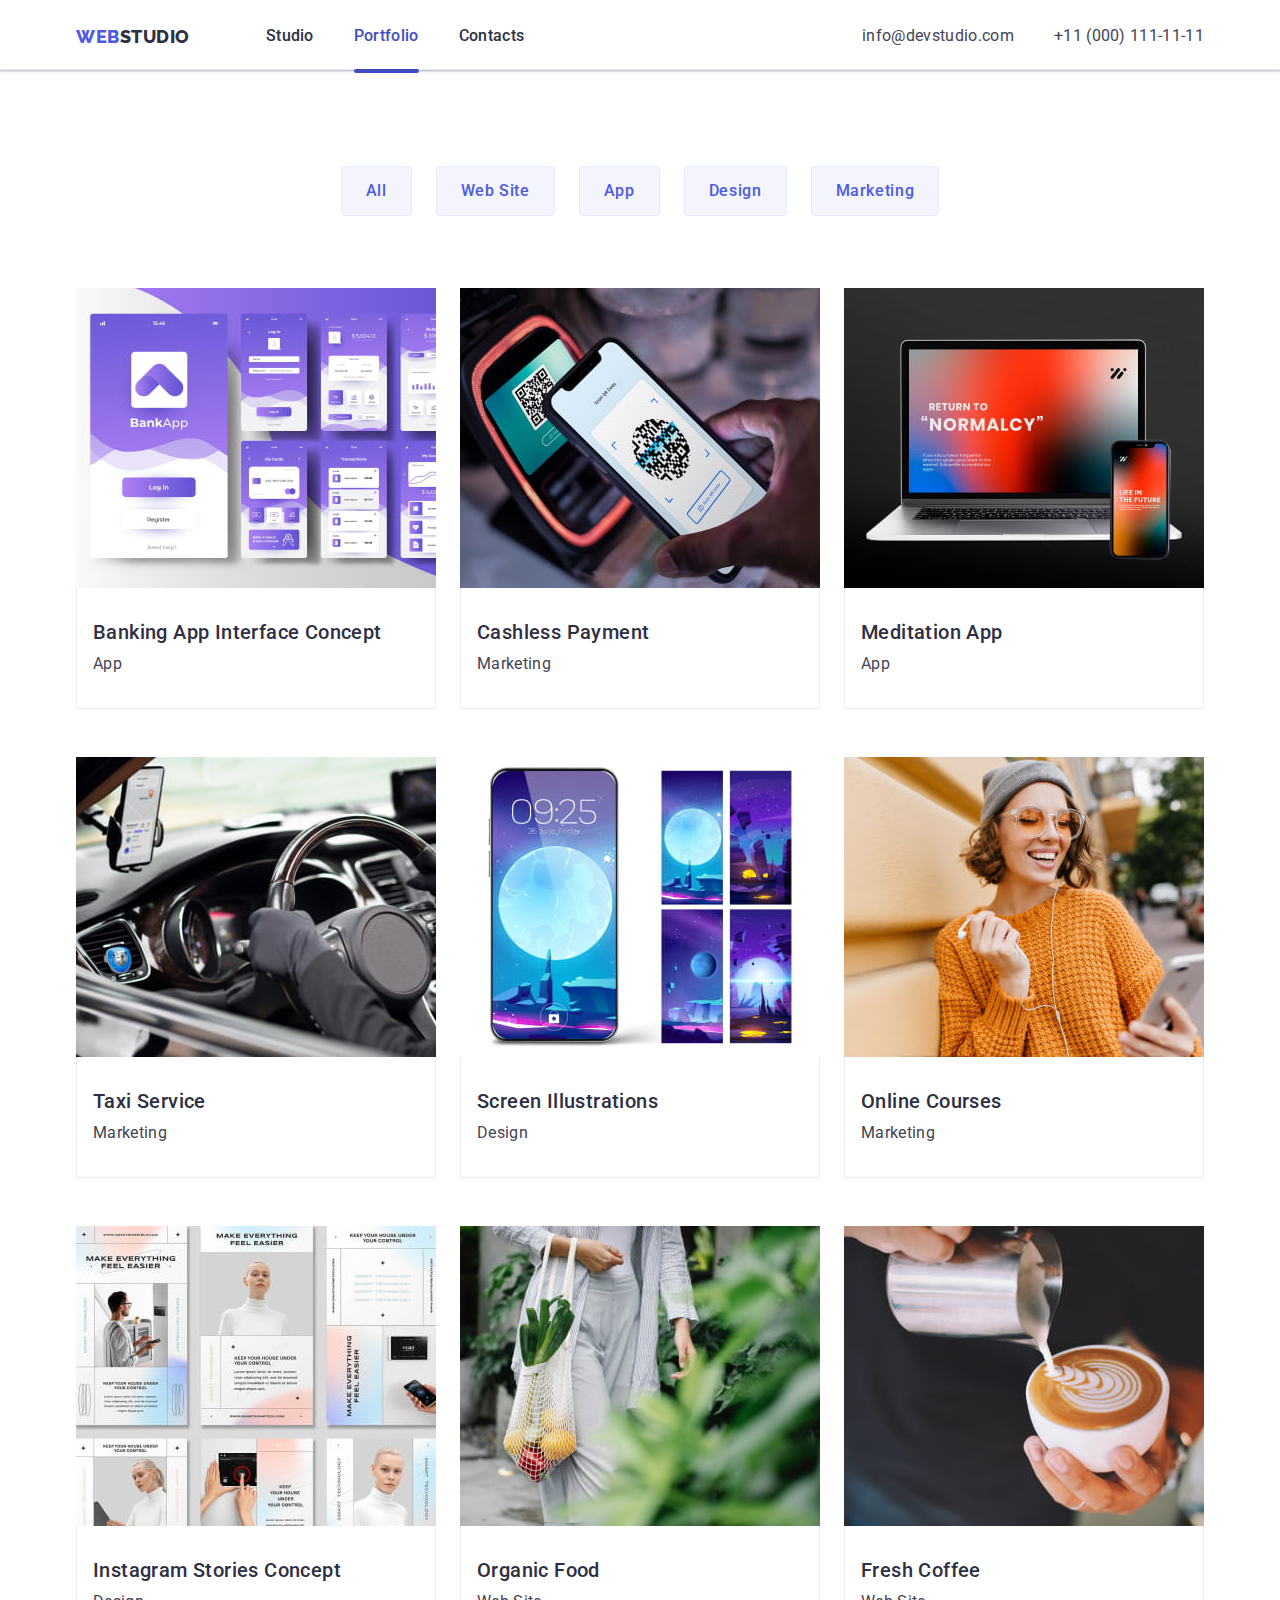
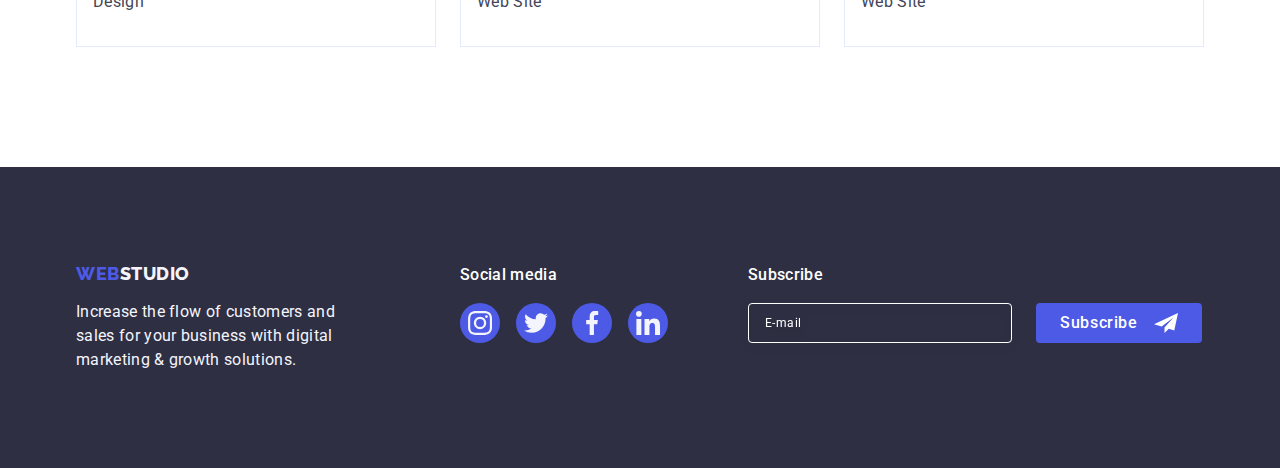
<file: portfolio.html>
<!DOCTYPE html>
<html lang="en">

<head>
    <meta charset="UTF-8">
    <meta name="viewport" content="width=device-width, initial-scale=1.0">
    <title>Portfolio</title>
    <link href="./css/modern-normalize.min.css" rel="stylesheet">
    <link rel="stylesheet" href="./css/styless.css">
    <link rel="preconnect" href="https://fonts.googleapis.com">
    <link rel="preconnect" href="https://fonts.gstatic.com" crossorigin>
    <link href="https://fonts.googleapis.com/css2?family=Raleway:wght@800&family=Roboto:wght@400;500;700&display=swap"
        rel="stylesheet">
</head>

<body>
    <!-- header section -->
    <header class="header-section">
        <div class="header-container container">
            <nav class="nav-container">
                <a class="header-logo link" href="index.html">Web<span class="header-second-logo">Studio</span></a>
                <ul class="menu-container list">
                    <li class="header-studio">
                        <a class="header-bar link" href="./index.html">Studio</a>
                    </li>
                    <li class="header-studio">
                        <a class="active header-bar link" href="./portfolio.html">Portfolio</a>
                    </li>
                    <li class="header-studio">
                        <a class="header-bar link" href="">Contacts</a>
                    </li>
                </ul>
            </nav>
            <address class="header-address">
                <ul class="address-container list">
                    <li class="link">
                        <a class="link header-address-list" href="mailto:info@devstudio.com">info@devstudio.com</a>
                    </li>
                    <li class="link">
                        <a class="link header-address-list" href="tel:+110001111111">+11 (000) 111-11-11</a>
                    </li>
                </ul>

            </address>
        </div>
    </header>
    <main>
        <section class="portfolio-section">
            <div class="container">
                <h1 class="visually-hidden">main-header</h1>
                <ul class="portfolio-container list">
                    <li class="portfolio-btn-list">
                        <button class="bttn-all" type="button">All</button>
                    </li>
                    <li class="portfolio-btn-list">
                        <button class="bttn-all" type="button">Web Site</button>
                    </li>
                    <li class="portfolio-btn-list">
                        <button class="bttn-all" type="button">App</button>
                    </li>
                    <li class="portfolio-btn-list">
                        <button class="bttn-all" type="button">Design</button>
                    </li>
                    <li class="portfolio-btn-list">
                        <button class="bttn-all" type="button">Marketing</button>
                    </li>
                </ul>
                <ul class="portfolio-types list">
                    <li class="portfolio-style">
                        <a class="portfolio-links link" href="./images/projectscard/bank.jpg">
                            <div class="overlay">
                                <img src="./images/projectscard/bank.jpg" alt="Banking App Interface Concept"
                                    width="360">
                                <p class="overlay-desc">14 Stylish and User-Friendly App Design Concepts · Task
                                    Manager
                                    App
                                    · Calorie Tracker App
                                    · Exotic Fruit Ecommerce App · Cloud Storage App</p>
                            </div>
                            <div class="portfolio-item">
                                <h2 class="image-header">Banking App Interface Concept</h2>
                                <p class="image-text">
                                    App
                                </p>
                            </div>
                        </a>
                    </li>
                    <li class="portfolio-style">
                        <a class="portfolio-links link" href="./images/projectscard/qr.jpg">
                            <div class="overlay">
                                <img src="./images/projectscard/qr.jpg" alt="procces of payment" width="360">
                                <p class="overlay-desc">14 Stylish and User-Friendly App Design Concepts · Task
                                    Manager
                                    App
                                    · Calorie Tracker App
                                    · Exotic Fruit Ecommerce App · Cloud Storage App</p>
                            </div>
                            <div class="portfolio-item">
                                <h2 class="image-header">Cashless Payment</h2>
                                <p class="image-text">
                                    Marketing
                                </p>
                            </div>
                        </a>
                    </li>
                    <li class="portfolio-style">
                        <a class="portfolio-links link" href="./images/projectscard/meditation-app.jpg">
                            <div class="overlay">
                                <img src="./images/projectscard/meditation-app.jpg" alt="notebook+meditation-app"
                                    width="360">
                                <p class="overlay-desc">14 Stylish and User-Friendly App Design Concepts · Task
                                    Manager
                                    App
                                    · Calorie Tracker App
                                    · Exotic Fruit Ecommerce App · Cloud Storage App</p>
                            </div>
                            <div class="portfolio-item">
                                <h2 class="image-header">Meditation App</h2>
                                <p class="image-text">
                                    App
                                </p>
                            </div>
                        </a>
                    </li>
                    <li class="portfolio-style">
                        <a class="portfolio-links link" href="./images/projectscard/taxi-services.jpg">
                            <div class="overlay">
                                <img src="./images/projectscard/taxi-services.jpg" alt="driving car" width="360">
                                <p class="overlay-desc">14 Stylish and User-Friendly App Design Concepts · Task
                                    Manager
                                    App
                                    · Calorie Tracker App
                                    · Exotic Fruit Ecommerce App · Cloud Storage App</p>
                            </div>
                            <div class="portfolio-item">
                                <h2 class="image-header">Taxi Service</h2>
                                <p class="image-text">
                                    Marketing
                                </p>
                            </div>
                        </a>

                    </li>
                    <li class="portfolio-style">
                        <a class="portfolio-links link" href="./images/projectscard/phone-wallpapers.jpg">
                            <div class="overlay">
                                <img src="./images/projectscard/phone-wallpapers.jpg" alt="screen illustrations"
                                    width="360">
                                <p class="overlay-desc">14 Stylish and User-Friendly App Design Concepts · Task
                                    Manager
                                    App
                                    · Calorie Tracker App
                                    · Exotic Fruit Ecommerce App · Cloud Storage App</p>
                            </div>
                            <div class="portfolio-item">
                                <h2 class="image-header">Screen Illustrations</h2>
                                <p class="image-text">
                                    Design
                                </p>
                            </div>
                        </a>
                    </li>
                    <li class="portfolio-style">
                        <a class="portfolio-links link" href="./images/projectscard/courses.jpg">
                            <div class="overlay">
                                <img src="./images/projectscard/courses.jpg" alt="happy girl" width="360">
                                <p class="overlay-desc">14 Stylish and User-Friendly App Design Concepts · Task
                                    Manager
                                    App
                                    · Calorie Tracker App
                                    · Exotic Fruit Ecommerce App · Cloud Storage App</p>
                            </div>
                            <div class="portfolio-item">
                                <h2 class="image-header">Online Courses</h2>
                                <p class="image-text">
                                    Marketing
                                </p>
                            </div>
                        </a>
                    </li>
                    <li class="portfolio-style">
                        <a class="portfolio-links link" href="./images/projectscard/insta-stories.jpg">
                            <div class="overlay">
                                <img src="./images/projectscard/insta-stories.jpg" alt="instagram stories concept"
                                    width="360">
                                <p class="overlay-desc">14 Stylish and User-Friendly App Design Concepts · Task
                                    Manager
                                    App
                                    · Calorie Tracker App
                                    · Exotic Fruit Ecommerce App · Cloud Storage App</p>
                            </div>
                            <div class="portfolio-item">
                                <h2 class="image-header">Instagram Stories Concept</h2>
                                <p class="image-text">
                                    Design
                                </p>
                            </div>
                        </a>
                    </li>
                    <li class="portfolio-style">
                        <a class="portfolio-links link" href="./images/projectscard/food.jpg">
                            <div class="overlay">
                                <img src="./images/projectscard/food.jpg" alt="woman with food in bag" width="360">
                                <p class="overlay-desc">14 Stylish and User-Friendly App Design Concepts · Task
                                    Manager
                                    App
                                    · Calorie Tracker App
                                    · Exotic Fruit Ecommerce App · Cloud Storage App</p>
                            </div>
                            <div class="portfolio-item">
                                <h2 class="image-header">Organic Food</h2>
                                <p class="image-text">
                                    Web Site
                                </p>
                            </div>
                        </a>
                    </li>
                    <li class="portfolio-style">
                        <a class="portfolio-links link" href="./images/projectscard/coffee.jpg">
                            <div class="overlay">
                                <img src="./images/projectscard/coffee.jpg" alt="proccess of making coffee" width="360">
                                <p class="overlay-desc">14 Stylish and User-Friendly App Design Concepts · Task
                                    Manager
                                    App
                                    · Calorie Tracker App
                                    · Exotic Fruit Ecommerce App · Cloud Storage App</p>
                            </div>
                            <div class="portfolio-item">
                                <h2 class="image-header">Fresh Coffee</h2>
                                <p class="image-text">
                                    Web Site
                                </p>
                            </div>
                        </a>
                    </li>
                </ul>
            </div>
        </section>
    </main>
    <!-- footer section -->
    <footer class="footer-options">
        <div class="footer-section container">
            <div class="footer-items">
                <a class="footer-logo link" href="./index.html">Web<span class="logo-item">Studio</span></a>
                <p class="footer-text">
                    Increase the flow of customers and sales for your business with digital marketing & growth
                    solutions.
                </p>
            </div>
            <div class="footer-socials">
                <p class="text-socials">Social media</p>
                <ul class="socials-list list">
                    <li class="socials-list-item">
                        <a class="footer-social-links" href="">
                            <svg class="footer-social-icon" width="24" height="24">
                                <use href="./images/icons.svg#instagram"></use>
                            </svg>
                        </a>
                    </li>
                    <li class="socials-list-item">
                        <a class="footer-social-links" href="">
                            <svg class="footer-social-icon" width="24" height="24">
                                <use href="./images/icons.svg#twitter"></use>
                            </svg>
                        </a>
                    </li>
                    <li class="socials-list-item">
                        <a class="footer-social-links" href="">
                            <svg class="footer-social-icon" width="24" height="24">
                                <use href="./images/icons.svg#facebook"></use>
                            </svg>
                        </a>
                    </li>
                    <li class="socials-list-item">
                        <a class="footer-social-links" href="">
                            <svg class="footer-social-icon" width="24" height="24">
                                <use href="./images/icons.svg#linkedin"></use>
                            </svg>
                        </a>
                    </li>
                </ul>
            </div>
            <div class="footer-sub-container">
                <p class="footer-sub-disc">Subscribe</p>
                <form class="footer-form">
                    <label class="footer-form-field">
                        <input class="footer-form-input" type="email" placeholder="E-mail" name="user-email">
                    </label>
                    <button class="footer-form-bttn" type="submit">
                        Subscribe
                        <svg class="footer-form-icon" width="24" height="24">
                            <use href="./images/icons.svg#subscribe"></use>
                        </svg>
                    </button>
                </form>

            </div>
        </div>
    </footer>

</body>

</html>
</file>
<file: css/styless.css>
:root {
    --primary-font: "Roboto",
        sans-serif;
    --primary-color: #434455;
    --primary-background-color: #FFFFFF;
    --logo-first-color: #4d5ae5;
    --logo-second-color: #2e2f42;
    --address-color: #434455;
    --section-background-color: #2e2f42;
    --footer-color: #F4F4FD;
    --body-color: #434455;
        --fist-logo-color: #4d5ae5;
        --second-logo-color: #2e2f42;
        --address-color: #434455;
        --button-collor: #4d5ae5;
        --button-background-color: #F4F4FD;
        --button-exlusive-color: #e7e9fc;
        --grey: #2E2F42B2;
        --checkbox-color: #8e8f99;
        --checkbox-background-color: #404bbf;
}
body {
    font-family: "Roboto", sans-serif;
    background-color: #FFFFFF;
    color: #434455;
    color: var(--body-color);
}
ul {
    padding: 0;
    margin: 0;
}
.header-logo {
    padding-top: 24px;
    padding-bottom: 22px;
    font-family: "Raleway", sans-serif;
    font-weight: 800; 
    font-size: 18px;
    line-height: 1.17;
    letter-spacing: 0.03em;
    text-transform: uppercase;
    color: var(--logo-first-color);
    margin-right: 76px;
}
.link {
    text-decoration: none;

}
.visually-hidden {
    position: absolute;
    width: 1px;
    height: 1px;
    margin: -1px;
    border: 0;
    padding: 0;

    white-space: nowrap;
    clip-path: inset(100%);
    clip: rect(0 0 0 0);
    overflow: hidden;
}
.header-second-logo {
    color: var(--logo-second-color);
}
.header-bar {
    font-weight: 500;
    position: relative;
    font-size: 16px;
    line-height: 1.5;
    letter-spacing: 0.02em;
    color: var(--logo-second-color);
    padding: 24px 0;
    display: block;
    transition: color 250ms cubic-bezier(0.4, 0, 0.2, 1);
}
.header-bar.active::after {
    content: '';
    display: block;
    position: absolute;
    bottom: -1px;
    left: 0;
    width: 100%;
    height: 4px;
    background-color: #404bbf;
    border-radius: 2px;
}
.active {
    color: #404bbf;
}
.link:hover,
.link:focus {
    color: #404bbf;
}
.header-address {
    margin-left: auto;
}
.header-address-list {
    font-size: 16px;
    line-height: 1.5;
    letter-spacing: 0.02em;
    color: var(--address-color);
    padding-bottom: 12px;
    /* padding-top: 24px;
    padding-bottom: 24px; */
    display: block;
    transition: color 250ms cubic-bezier(0.4, 0, 0.2, 1);
}
@media only screen and (min-width: 768px) and (max-width: 1158px) {
   .header-address-list {
    font-size: 12px;
    font-weight: 400;
    line-height: 14px;
    letter-spacing: 0.48px;
    color: var(--address-color);
      /* padding-top: 24px;
        padding-bottom: 24px; */
    display: block;
    transition: color 250ms cubic-bezier(0.4, 0, 0.2, 1);
  }
}
.header-address-list:first-child a {
    margin-bottom: 12px;
}
@media only screen and (min-width: 1158px) {
.header-address-list {
    font-size: 16px;
    line-height: 1.5;
    letter-spacing: 0.02em;
    color: var(--address-color);
    padding-top: 24px;
    padding-bottom: 24px;
    display: block;
    transition: color 250ms cubic-bezier(0.4, 0, 0.2, 1);
  }
}
.header-span-logo {
    color: var(--second-logo-color);
    color: #f4f4fd;
}
.list {
    list-style: none;
    padding: 0;
    margin: 0;
}
.hero-section {
    background-color: var(--section-background-color);
    /* padding: 188px 0; */
    background-image: linear-gradient(rgba(46, 47, 66, 0.70), rgba(46, 47, 66, 0.70)), url(../images/hero/people-office_mob@1x.jpg);
    /* background-image: linear-gradient(rgba(46, 47, 66, 0.70),rgba(46, 47, 66, 0.70)), url(../images/hero/people-office_desk@1x.jpg); */
    background-repeat: no-repeat;
    background-position: center;
    background-size: cover;
    max-width: 1440px;
    margin: 0 auto;
    padding-top: 112px;
    padding-bottom: 112px;
}
@media only screen and (min-width: 1157px) {
  .hero-section {
    padding-top: 188px;
    padding-bottom: 188px;
  }
}
         /* RETINA */

@media (min-device-pixel-ratio: 2), (min-resolution: 192dpi), (min-resolution: 2dppx) {
  .hero-section {
    background-image: linear-gradient(rgba(46, 47, 66, 0.70), rgba(46, 47, 66, 0.70)), url(../images/hero/people-office_mob@2x.jpg);
  }
}
@media only screen and (min-width: 376px) {
   .hero-container {
    background-image: linear-gradient(rgba(46, 47, 66, 0.70), rgba(46, 47, 66, 0.70)), url(../images/hero/people-office_tab@1x.jpg);
  }
  @media (min-device-pixel-ratio: 2), (min-resolution: 192dpi), (min-resolution: 2dppx) {
      .hero-section {
          background-image: linear-gradient(rgba(46, 47, 66, 0.70), rgba(46, 47, 66, 0.70)), url(../images/hero/people-office_tab@2x.jpg);
      }
  }
}
@media only screen and (min-width: 769px) {
    .hero-container {
        background-image: linear-gradient(rgba(46, 47, 66, 0.70), rgba(46, 47, 66, 0.70)), url(../images/hero/people-office_desk@1x.jpg);
    }
        @media (min-device-pixel-ratio: 2), (min-resolution: 192dpi), (min-resolution: 2dppx) {
            .hero-section {
                background-image: linear-gradient(rgba(46, 47, 66, 0.70), rgba(46, 47, 66, 0.70)), url(../images/hero/people-office_desk@2x.jpg);
            }
        }
}

.hero-header {
    display: flex;
    align-items: center;
    text-align: center;
    color: #FFFFFF;
    max-width: 375px;
    justify-content: center;
    font-family: Roboto;
    font-size: 36px;
    font-style: normal;
    font-weight: 700;
    line-height: 40px;
    letter-spacing: 0.72px;
    text-transform: capitalize;
}
@media only screen and (min-width: 768px) {
   .hero-header {
    font-size: 56px;
    line-height: 1.07;
    text-align: center;
    letter-spacing: 0.02em;
    color: #ffffff;
    max-width: 496px;
    margin: 0 auto;
  }
}
.bttn-hero {
    background-color: #4D5AE5;
    font-family: "Roboto", sans-serif;
    font-weight: 500;
    font-size: 16px;
    line-height: 1.5;
    letter-spacing: 0.04em;
    color: #ffffff;
    cursor: pointer;
    display: block;
    min-width: 169px;
    height: 56px;
    border: none;
    border-radius: 4px;
    cursor: pointer;
    margin: 0 auto;
    margin-top: 48px;
    transition: background-color 250ms cubic-bezier(0.4, 0, 0.2, 1);
    box-shadow: 0px 4px 4px 0px rgba(0, 0, 0, 0.15);  
}
.bttn-modal-form {
    background-color: #4D5AE5;
        font-family: "Roboto", sans-serif;
        font-weight: 500;
        font-size: 16px;
        line-height: 1.5;
        letter-spacing: 0.04em;
        color: #ffffff;
        cursor: pointer;
        display: block;
        min-width: 169px;
        height: 56px;
        border: none;
        border-radius: 4px;
        cursor: pointer;
        margin: 0 auto;
        margin-top: 24px;
        transition: background-color 250ms cubic-bezier(0.4, 0, 0.2, 1);
        box-shadow: 0px 4px 4px 0px rgba(0, 0, 0, 0.15);
}
.bttn-hero:hover,
.bttn-hero:focus {
    background-color: #404BBF;
}
.features-heading {
    display: flex;
    align-items: center;
    justify-content: center;
    font-size: 36px;
    font-style: normal;
    font-weight: 700;
    line-height: 40px;
     letter-spacing: 0.72px;
    text-transform: capitalize;
    color: var(--logo-second-color);
    margin-bottom: 8px;
    /* font-weight: 500;
    font-size: 20px;
    line-height: 1.2;
    letter-spacing: 0.02em;  */
    
}
@media only screen and (min-width: 768px) and (max-width: 1157px) {
   .features-heading {
    display: flex;
      align-items: center;
      justify-content: flex-start;
      font-size: 36px;
      font-style: normal;
      font-weight: 700;
      line-height: 40px;
      letter-spacing: 0.72px;
      text-transform: capitalize;
      color: var(--logo-second-color);
      margin-bottom: 8px;
  }
}
@media only screen and (min-width: 1158px) {
  .features-heading {
    display: flex;
    justify-content: flex-start;
      font-size: 20px;
      font-style: normal;
      font-weight: 500;
      line-height: 24px;
      letter-spacing: 0.4px;
  }
}
.features-text {

    font-size: 16px;
    font-style: normal;
    font-weight: 500;
    line-height: 24px;
    letter-spacing: 0.32px;
    /* font-size: 16px;
    line-height: 1.5;
    letter-spacing: 0.02em;
    color: var(--primary-color); */
}
.feature-icon {
    display: none;
    align-items: center;
    justify-content: center;
    height: 112px;
    background-color: #f4f4fd;
    border-radius: 4px;
    margin-bottom: 8px;
}
@media only screen and (min-width: 1158px) {
  .feature-icon {
      display: flex;
      align-items: center;
      justify-content: center;
      height: 112px;
      background-color: #f4f4fd;
      border-radius: 4px;
      margin-bottom: 8px;
  }
}
.page-header {
    font-size: 36px;
    line-height: 1.11;
    text-align: center;
    letter-spacing: 0.02em;
    text-transform: capitalize;
    color: var(--logo-second-color);
    margin-bottom: 72px;
}
.team-section {
    background-color: #F4F4FD;
    padding-top: 96px;
    padding-bottom: 96px;
}
.team-header {
    font-size: 36px;
    line-height: 1.11;
    text-align: center;
    letter-spacing: 0.02em;
    text-transform: capitalize;
    color: var(--logo-second-color);
    margin-bottom: 72px;
}
.personal-item {
    background-color: #FFFFFF;
    flex-basis: calc((100% - 72px) / 4);
    border-radius: 0px 0px 4px 4px;
    box-shadow: 0px 1px 6px rgba(46, 47, 66, 0.08),
        0px 1px 1px rgba(46, 47, 66, 0.16),
        0px 2px 1px rgba(46, 47, 66, 0.08);
}
.position-item {
    padding: 32px 16px;

}
.name-header {
    font-weight: 500;
    font-size: 20px;
    line-height: 1.2;
    letter-spacing: 0.02em;
    color: var(--logo-second-color);
    text-align: center;
    margin-bottom: 8px;


}
.work-position {
    font-size: 16px;
    line-height: 1.5;
    letter-spacing: 0.02em;
    color: var(--primary-color);
    text-align: center;
    margin-bottom: 8px;

}
.footer-options {
    background-color: var(--section-background-color);
    padding-top: 96px;
    padding-bottom: 96px;
    /* padding: 100px 0; */

}
@media only screen and (max-width: 767px) {
  .footer-options {
    text-align: center;
  }
}
.footer-logo {
    font-family: "Raleway", sans-serif;
    font-weight: 800;
    font-size: 18px;
    line-height: 1.17;
    letter-spacing: 0.03em;
    text-transform: uppercase;
    color: var(--logo-first-color);
    display: inline-block;
    margin-bottom: 16px;
}
.logo-item {
    color: #f4f4fd 
}
.footer-text {
    width: 264px;
    font-family: var(--font-family-text);
    font-size: 16px;
    line-height: 1.5;
    letter-spacing: 0.02em;
    color: var(--footer-color);
    margin-left: auto;
    margin-right: auto;
    text-align: left;



    /* line-height: 1.5;
    color: var(--footer-color);
    letter-spacing: 0.02em;
    max-width: 264px; */
}
.footer-item {
    background-color: var(--second-logo-color);
        padding: 100px 0;
}
.footer-items {
    /* margin-right: 120px; */
    margin-bottom: 0;
}
@media only screen and (min-width: 1158px) {
   .footer-items {
    margin-right: 120px;
  }
}
@media only screen and (max-width: 1157px) {
  .footer-items {
  }
}
@media only screen and (max-width: 767px) {
  .footer-section {
    display: flex;
    flex-direction: column;
    gap: 72px;
  }
}
@media only screen and (min-width: 1158px) {
  .footer-section {
      display: flex;
      align-items: baseline; 
  }
}

@media only screen and (min-width: 768px) {
  .footer-section {
    display: flex;
    flex-wrap: wrap;
  }
}
@media only screen and (min-width: 768px) and (max-width: 1157px) {
  .footer-section {
    gap: 72px 24px;
    margin-left: 108px;
    width: 552px;
  }
}
.text-socials {
    font-weight: 500;
    font-size: 16px;
    line-height: 1.5;
    letter-spacing: 0.02em;
    color: #FFFFFF;
    margin-bottom: 16px;
}
.bttn-all:hover,
.bttn-all:focus {
    color: #FFFFFF;
    background-color: #404BBF;
    cursor: pointer;
    border: 1px solid transparent;
    box-shadow: 0px 3px 1px rgba(0, 0, 0, 0.1),
        0px 2px 1px rgba(0, 0, 0, 0.08),
        0px 2px 2px rgba(0, 0, 0, 0.12);
}
.image-header {
    font-weight: 500;
    font-size: 20px;
    line-height: 1.2;
    letter-spacing: 0.02em;
    color: var(--second-logo-color);
    margin-bottom: 8px;
}
.image-text {
    font-size: 16px;
    line-height: 1.5;
    letter-spacing: 0.02em;
    color: var(--body-color);
}
.bttn-all {
    font-family: "Roboto", sans-serif;
    font-weight: 500;
    font-size: 16px;
    line-height: 1.5;
    letter-spacing: 0.04em;
    color: var(--button-collor);
    background-color: var(--button-background-color);
    padding: 12px 24px;
    border: 1px solid var(--button-exlusive-color);
    border-radius: 4px;
    transition: color 250ms cubic-bezier(0.4, 0, 0.2, 1), background-color 250ms cubic-bezier(0.4, 0, 0.2, 1), border-color 250ms cubic-bezier(0.4, 0, 0.2, 1), box-shadow 250ms cubic-bezier(0.4, 0, 0.2, 1);
}
button {
    font-family: inherit;
    cursor: pointer;
}
.header-section {
    
        height: 70px;
    border-bottom: 1px solid #e7e9fc;
    box-shadow: 0px 2px 1px rgba(46, 47, 66, 0.08),
        0px 1px 1px rgba(46, 47, 66, 0.16),
        0px 1px 6px rgba(46, 47, 66, 0.08);;
}
.header-container {
    display: flex;
    justify-content: space-between;
    align-items: center;
}
/* Base styles for small devices */
.container {
    min-width: 320px;
    max-width: 428px;
    margin-left: auto;
    margin-right: auto;
    padding-left: 16px;
    padding-right: 16px;
    /* width: 1158px;
    margin: 0 auto;
    padding-left: 15px;
    padding-right: 15px; */
}
/* Tablet screen */
@media screen and (min-width: 768px) {
    .container {
    max-width: 768px;
    margin-left: auto;
    margin-right: auto;
    }
}
    /* Desktop screen  */
    @media only screen and (min-width: 1158px) {
       .container {
        max-width: 1158px;
        margin: 0 auto;
        padding-left: 15px;
        padding-right: 15px;
      }
    }
.nav-container {
    display: flex;
    align-items: center;
}
.menu-container {
    
    gap: 40px;
    display: flex;
}
@media only screen and (max-width: 767px) {
  .menu-container {
    display: none;
  }
}
.address-container {
    font-style: normal;
    gap: 40px;
}
@media only screen and (min-width: 1158px) {
   .address-container {
    display: flex;
    font-style: normal;
    gap: 40px;
  }
}
@media only screen and (max-width: 767px) {
  .address-container {
    display: none;
  }
}
img {
    display: block;
}

       /* FEATURES STYLES */
.feature-icon {
    visibility: hidden;
}

.features-section {
  padding-top: 96px;
  padding-bottom: 96px;
}
@media only screen and (min-width: 768px) {
   .features-section {
    padding: 96px 0;
  }
}
@media only screen and (min-width: 1158px) {
   .features-section {
    padding: 120px 0;
  }
}
.features-container {
    display: inline-flex;
    flex-direction: column;
    gap: 72px;


    /* display: flex;
    gap: 24px; */ 
}
@media only screen and (min-width: 768px) {
   .features-container {
    display: flex;
    flex-wrap: wrap;
    flex-direction: row;
    align-items: center;
    align-content: flex-start;
    gap: 72px 24px;
  }
}
.features-item {
    flex-basis: calc((100% - 3 * 24px) / 4);
}
@media only screen and (min-width: 768px) {
.features-item {
    flex-basis: calc((100% - 24px) / 2);
  }
}
@media only screen and (min-width: 1158px) {
   .feature-icon {
    visibility: visible;
  }
  .features-container {
    display: flex;
    gap: 24px;
  }
  .features-heading {
    font-weight: 500;
    font-size: 20px;
    line-height: 1.2;
    letter-spacing: 0.02em;
  }
  .features-text {
    font-size: 16px;
      font-style: normal;
      font-weight: 400;
      line-height: 24px;
      letter-spacing: 0.32px;
    color: var(--primary-color);
  }
  .features-item {
    flex-basis: calc((100% - 3 * 24px) / 4);
}
}
.doing-section {
    padding-bottom: 120px;
}
@media only screen and (max-width: 1157px) {
.doing-section {
    display: none;
  }
}
.doing-container {
    display: flex;
    gap: 24px;
}
.doing-item {
    flex-basis: calc((100% - 2 * 24px) / 3);
}
.team-container {
    display: flex;
    gap: 24px;
}
@media only screen and (max-width: 767px) {
  .team-container {
      display: flex;
      gap: 72px;
      flex-direction: column;
      align-items: center;  
  }
}
@media only screen and (min-width: 768px) and (max-width: 1157px) {
   .team-container {
    display: flex;
    gap: 64px 24px;
    flex-wrap: wrap;
    align-items: center;
    justify-content: center;
  }
}
.personal-container {
    padding: 32px 0px;
}
.portfolio-section {
    padding-top: 96px;
    padding-bottom: 120px;
}
.portfolio-container {
    display: flex;
    justify-content: center;
    gap: 24px;
    margin-bottom: 72px;
}
.portfolio-types {
    display: flex;
    flex-wrap: wrap;
    column-gap: 24px;
    row-gap: 48px;
}
.portfolio-item {
    padding: 32px 16px;
    border: 1px solid #e7e9fc;
    border-top: none;
}
.portfolio-style {
    width: calc((100% - 48px) / 3);
    position: relative;
    overflow: hidden;
}
.portfolio-links:hover .overlay-desc,
.portfolio-links:focus .overlay-desc {
    transform: translateY(0);
}
.portfolio-links {
    transition: box-shadow 250ms cubic-bezier(0.4, 0, 0.2, 1);
    display: block;
    box-shadow: 0px 1px 6px rgba(46, 47, 66, 0.08),
        0px 1px 1px rgba(46, 47, 66, 0.16),
        0px 2px 1px rgba(46, 47, 66, 0.08);;
}
h1,h2,h3,h4,h5,h6 {
    margin: 0;
}
p {
    margin: 0;
}
   /* Modal styles */
  .backdrop {
    position: fixed;
    top: 0;
    left: 0;
    width: 100%;
    height: 100%;
    background-color: rgba(46, 47, 66, 0.40);
    transition: opacity 250ms cubic-bezier(0.4, 0, 0.2, 1), visibility 250ms cubic-bezier(0.4, 0, 0.2, 1);
  }
  .modal {
    position: absolute;
    top: 50%;
    left: 50%;
    transform: translateX(-50%) translateY(-50%) ;
    width: 408px;
    min-height: 584px;
    flex-shrink: 0;
    border-radius: 4px;
    background: var(--dairy, #FCFCFC);
    box-shadow: 0px 2px 1px 0px rgba(0, 0, 0, 0.20), 0px 1px 3px 0px rgba(0, 0, 0, 0.12), 0px 1px 1px 0px rgba(0, 0, 0, 0.14);
    transition: opacity 250ms cubic-bezier(0.4, 0, 0.2, 1), visibility 250ms cubic-bezier(0.4, 0, 0.2, 1);
    transition: transform 250ms cubic-bezier(0.4, 0, 0.2, 1);
    padding: 72px 24px 24px 24px;
  }
  @media only screen and (min-width: 428px) {
    .modal {
    width: 392px;
    min-height: 584px;
    padding-left: 16px;
    padding-right: 16px;
    }
  }
    @media only screen and (min-width: 768px) {
      .modal {
    width: 408px;
    padding-left: 24px;
    padding-right: 24px;
    }
  }
  @media only screen and (max-width: 427px) {
    .modal {
      width: 100%;
      padding-left: 16px;
      padding-right: 16px;
    }
  }
  .modal-btn {
    position: absolute;
    top: 24px;
    right: 24px;
    background-color: transparent;
    width: 24px;
    height: 24px;
    padding: 0;
    border-radius: 50%;
    border: 1px solid rgba(0, 0, 0, 0.10);
    background: #E7E9FC;
    display: flex;
    align-items: center;
    justify-content: center;
    transition: background-color 250ms cubic-bezier(0.4, 0, 0.2, 1), border 250ms cubic-bezier(0.4, 0, 0.2, 1);
  }
  
  .modal-btn:hover,
  .modal-btn:focus {
    background-color: #404bbf;
    border: none;
    fill: #ffffff
  }
  .backdrop.is-hidden {
    opacity: 0;
    pointer-events: none;
    visibility: hidden;
  }
  .modal-icon {
    color: #2E2F42;
    width: 8px;
    height: 8px;
    transition: fill 250ms cubic-bezier(0.4, 0, 0.2, 1);
  }
  .social-icons {
    display: flex;
    justify-content: center;
    gap: 24px;
  }
  .personal-socials {
    width: 40px;
    height: 40px;
  }
  .social-links {
    width: 100%;
    height: 100%;
    background-color: #4d5ae5;
    border-radius: 50%;
    display: flex;
    align-items: center;
    justify-content: center;
    transition: background-color 250ms cubic-bezier(0.4, 0, 0.2, 1);

  }
  .social-links:hover,
  .social-links:focus {
    background-color: #404bbf;
  }
  .personal-icon { 
    fill: #f4f4fd;
   } 
   /* Customers block */
   .customers-list {
    display: flex;
    flex-wrap: wrap;
    row-gap: 72px;
    column-gap: 16px;
    justify-content: center;
   }
   @media only screen and (min-width: 768px) {
     .customers-list {
       column-gap: 24px;
     }
   }
   .section-customers {
    padding: 96px 0;
   }
   @media only screen and (min-width: 1158px) {
      .section-customers {
    padding: 120px 0;
     }
   }
   @media only screen and (min-width: 768px) and (max-width: 1157px) {
      .customers-container {
       width: 552px;
     }
   }

   .customers-item {
    width: 190px;
        height: 88px;
        flex-basis: calc((100% - 16px) / 2);
   }
@media only screen and (min-width: 768px) {
  .customers-item {
    flex-basis: calc((100% - 48px)/3);
    width: 168px;
    height: 88px;
  }
}
@media only screen and (min-width: 1158px) {
   .customers-item {
    flex-basis: calc((100% - 120px) / 6);
  }
}
   .customers-link {
    display: flex;
    width: 100%;
    height: 100%;
    border: 1px solid #8e8f99;
    border-radius: 4px;
    justify-content: center;
    align-items: center;
    color: var(--checkbox-color);
    transition: border-color 250ms cubic-bezier(0.4, 0, 0.2, 1), color 250ms cubic-bezier(0.4, 0, 0.2, 1);
   }
   .customers-link:hover,
   .customers-link:focus {
    border-color: #404BBF;
    color: #404bbf;
   }
   .customers-link:hover .customers-icon {
    fill: #404BBF;
   }
   .customers-header {
    display: flex;
    font-size: 36px;
    line-height: 1.11;
    color: #2e2f42;
    margin-bottom: 72px;
    justify-content: center;
    align-items: center;
   }
   .customers-icon {
    fill: currentColor;
   }
   .socials-list {
    display: flex;
    gap: 16px;
    justify-content: center;
   }
   .socials-list-item {
    width: 40px;
    height: 40px;
   }
   .footer-social-links {
    display: flex;
    align-items: center;
    justify-content: center;
    width: 100%;
    height: 100%;
    background-color: var(--fist-logo-color);
    border-radius: 50%;
    transition: background-color 250ms cubic-bezier(0.4, 0, 0.2, 1);
   }
   .footer-social-links:hover,
   .footer-social-links:focus {
    background-color: #31d0aa;
   }
   .footer-social-icon {
    fill: #f4f4fd;
   }
   @media only screen and (max-width: 1157px) {
     .footer-socials {
     }
   }
   .overlay {
    position: relative;
    overflow: hidden;
   }

   .overlay-desc {
    display: flex;
    width: 100%;
    height: 100%;
    flex-direction: column;
    flex-shrink: 0;
    color: #F4F4FD;
    font-size: 16px;
    line-height: 1.5;
    letter-spacing: 0.32px;
    background-color: #4D5AE5;
    align-items: center;
    text-align: center;
    padding: 40px 32px;
    position: absolute;
    top: 0;
    left: 0;
    transform: translateY(100%);
    transition: transform 250ms cubic-bezier(0.4, 0, 0.2, 1);
   }
   .modal-caption {
    display: block;
    color:#2E2F42;
    text-align: center;
    font-family: Roboto;
    font-size: 16px;
    font-style: normal;
    font-weight: 500;
    line-height: 1.5;
    letter-spacing: 0.02em;
    margin-bottom: 16px;
   }
   .modal-form-field {
    display: block;
    font-size: 12px;
    line-height: 1.17;
    letter-spacing: 0.04em;
    margin-bottom: 4px;
    position: relative;
    color: #8e8f99;
   }

   .modal-form-label {
    display: block;
    margin-bottom: 4px;
    color:#8E8F99;
    font-size: 12px;
    line-height: 14px;
    letter-spacing: 0.48px;
   }

   .modal-form-input {
    width: 100%;
    padding-left: 38px;
    height: 40px;
    border-radius: 4px;
    border: 1px solid rgba(46, 47, 66, 0.40);
    outline: transparent;
    background-color: transparent;
    transition: border-color 250ms cubic-bezier(0.4, 0, 0.2, 1);
   }
   .modal-form-input:focus {
    border-color: #4d5ae5;
   }
   .modal-form-icon {
    fill: #2E2F42;
    position: absolute;
    bottom: 8px;
    left:16px;
    top: 50%;
    transform: translateY(-50%);
    transition: fill 250ms cubic-bezier(0.4, 0, 0.2, 1);
   }
   .modal-form-input:focus + .modal-form-icon {
    fill: var(--button-collor);
   }
   .modal-form-comment {
    width: 100%;
    height: 120px;
    padding: 8px 16px;
    resize: none;
    border-radius: 4px;
    border: 1px solid rgba(46, 47, 66, 0.40);
    font-size: 12px;
    line-height: 1.17;
    letter-spacing: 0.04em;
    color: rgba(46, 47, 66, 0.4);
    background-color: transparent;
    outline: transparent;
    transition: border-color 250ms cubic-bezier(0.4, 0, 0.2, 1);
   }
   .modal-form-comment::placeholder {
    color: rgba(46, 47, 66, 0.40);
    font-size: 12px;
    letter-spacing: 0.48px;
   }
   .modal-form-comment:focus {
    border-color: #4d5ae5;
    transition: border-color 250ms cubic-bezier(0.4, 0, 0.2, 1);
    outline: transparent;
    }
    .modal-form-agreement {
        font-size: 12px;
        line-height: 1.17;
        letter-spacing: 0.04em;
        color: var(--checkbox-color);
        align-items: center;
        margin-bottom: 40px;
        gap: 12px;
    }
    
    .modal-form-checkbox:checked + .modal-form-agreement .modal-form-custom-checkbox {
        border-color: #404BBF;
        background-color: var(--checkbox-background-color);
        transition: border-color 250ms cubic-bezier(0.4, 0, 0.2, 1);
        border: none;
        fill: #F4F4FD;
    }
    .modal-form-checkbox-icon {
        opacity: 0;
        transform: scale(0);
    }

    .modal-form-checkbox:checked + .modal-form-agreement .modal-form-checkbox-icon {
        opacity: 1;
        transform: scale(1);
    }

    .modal-form-custom-checkbox {
        display: inline-flex;
        align-items: center;
        justify-content: center;
        width: 16px;
        height: 16px;
        border-radius: 2px;
        border: 1px solid rgba(46, 47, 66, 0.40);
        transition: background-color 250ms cubic-bezier(0.4, 0, 0.2, 1), border 250ms cubic-bezier(0.4, 0, 0.2, 1), fill 250ms cubic-bezier(0.4, 0, 0.2, 1);
        fill: transparent;
    }
    
    .modal-form-agreement-desc {
        flex-direction: column;
        flex-shrink: 0;
        color: #8E8F99;
        font-weight: 400;
        line-height: 14px;
        letter-spacing: 0.48px;
    }
    .modal-form-link {
        color: var(--fist-logo-color);
    }
    .modal-form-container {
        margin-bottom: 8px;
    }
    .modal-form-container-decor {
        position: relative;
    }
    .modal-form-container-checkbox {
        margin-bottom: 24px;
    }
    .modal-form-container-comment {
        margin-bottom: 16px;
    }
    @media only screen and (min-width: 768px) {
      .footer-sub-container {
          padding: 0;
      } 
    }
@media only screen and (min-width: 768px) and (max-width: 1157px) {
   .footer-sub-container {
    
  }
}
@media only screen and (min-width: 1158px) {
   .footer-sub-container {
    margin: 0 0 0 80px;
  }
}
    .footer-sub-disc {
        margin-bottom: 16px;
        font-weight: 500;
        font-size: 16px;
        line-height: 1.5;
        letter-spacing: 0.02em;
        color: #ffffff;
    }
@media only screen and (min-width: 768px) {
    .footer-sub-disc {
    text-align: left;
  }
}

    @media only screen and (min-width: 768px) {
      .footer-form {
          display: flex;
          gap: 24px; 
      }
    }

    .footer-form-field {
        gap: 24px;
    }
    @media only screen and (max-width: 767px) {
       .footer-form-field {
        width: 100%;
      }
    }
    .footer-form-input {
        width: 100%;
        height: 40px;
        border: 1px solid #ffffff;
        background-color: transparent;
        font-size: 12px;
        line-height: 1.5;
        letter-spacing: 0.04em;
        padding-left: 16px;
        filter: drop-shadow(0px 4px 4px rgba(0, 0, 0, 0.15));
        border-radius: 4px;
        color: #ffffff;
        margin-bottom: 16px;
    }

    @media only screen and (min-width: 768px) {
      .footer-form-input {
        width: 264px;
      }
    }
    @media only screen and (max-width: 767px) {
    .footer-form-bttn {
        margin: 0 auto;
      }
    }
     .footer-form-input::placeholder {
        color: #ffffff;
    }
    .footer-form-bttn {
        min-width: 165px;
        height: 40px;
        display: flex;
        justify-content: center;
        align-items: center;
        font-family: "Roboto", sans-serif;
        font-size: 16px;
        font-weight: 500;
        line-height: 1.5;
        letter-spacing: 0.04em;
        color: #ffffff;
        cursor: pointer;
        background-color: #4D5AE5;
        border: none;
        border-radius: 4px; 
        padding: 8px 24px;
    }
    .footer-form-icon {
        margin-left: 16px;
    }

         /* MOBILE MENU */
    .menu-toggle-icon {
        stroke: #2E2F42;
    }
        .menu-toggle {
        min-height: 40px;
        min-width: 40px;
        display: flex;
        align-items: center;
        justify-content: center;
        margin: 0;
        padding: 0;
        background-color: transparent;
        cursor: pointer;
        border: none;
        border-radius: 50%;
        outline: none;
    }
    
    @media (min-width: 768px) {
            .menu-toggle {
                display: none;
            }
    }
     
    .menu-toggle:hover,
    .menu-toggle:focus {
            background-color: rgba(0, 0, 0, 0.1);
    }
    
    .menu-mobile-container {
        position: fixed;
        display: flex;
        padding-top: 80px;
        flex-direction: column;
        top: 0;
        left: 0;
        width: 100vw;
        height: 100vh;
        padding: 32px;
        background-color: #FFFFFF;
        z-index: 999;
        transform: translateX(100%);
        transition: transform 250ms ease-in-out;
        }
        @media only screen and (min-width: 768px) {
           .menu-mobile-container {
            display: none;
          }
        }
        @media only screen and (min-width: 1158px) {
           .menu-mobile-container {
            display: none;
          }
        }
    
    .menu-mobile-container.is-open {
        transform: translateX(0);
    }
    
    .menu-mobile-container .menu-toggle {
        position: absolute;
        top: 16px;
        right: 16px;
        color: #fff;
    }
    
    .mobile-menu {
        display: flex;
        flex-direction: column;
        gap: 40px;
        padding: 0;
        list-style: none;
        margin-bottom: auto;
    }
    
    .mobile-menu .link {
        padding: 10px;
        color: #2E2F42;
        text-decoration: none;
    }
    .menu-mobile-close-btn {
        position: absolute;
        top: 24px;
        right: 24px;
        background-color: transparent;
        width: 24px;
        height: 24px;
        padding: 0;
        border-radius: 50%;
        border: 1px solid rgba(0, 0, 0, 0.10);
        background: #fff;
        display: flex;
        align-items: center;
        justify-content: center;
        transition: background-color 250ms cubic-bezier(0.4, 0, 0.2, 1), border 250ms cubic-bezier(0.4, 0, 0.2, 1);
    }
    .mobile-menu-item:first-child a {
        color: var(--checkbox-background-color);
    }
    .mobile-menu-link {
        
        color: var(--logo-second-color);
        font-size: 36px;
        font-weight: 700;
        line-height: 40px;
        letter-spacing: 0.72px;
        text-transform: capitalize;
    }
    .mobile-address-list {
        display: inline-flex;
        flex-direction: column;
        align-items: flex-start;
        gap: 40px;
        justify-content: center;
        margin-bottom: 48px;
    }
    .mobile-menu-address {
        
    }
    .mobile-menu-tel {
        color: #4D5AE5;
        font-family: Roboto;
        font-size: 36px;
        font-style: normal;
        font-weight: 700;
        line-height: 40px;
        letter-spacing: 0.72px;
        text-transform: capitalize;
    }
    @media only screen and (max-width: 427px) {
    .mobile-menu-tel {
        font-size: 24px;
      }
    }
    
    .mobile-menu-email {
        color: #434455;
        font-family: Roboto;
        font-size: 20px;
        font-style: normal;
        font-weight: 500;
        line-height: 24px;
        letter-spacing: 0.4px;
        margin-top: 40px;
    }
    .mobile-socials-list {
        display: flex;
        justify-content: center;
        gap: 56px;
    }
    @media only screen and (max-width: 419px) {
    .footer-social-links {
        width: 40px;
        height: 40px;
      }
    .mobile-socials-list {
        display: flex;
        justify-content: center;
        gap: 28px;
    }
    }
</file>
